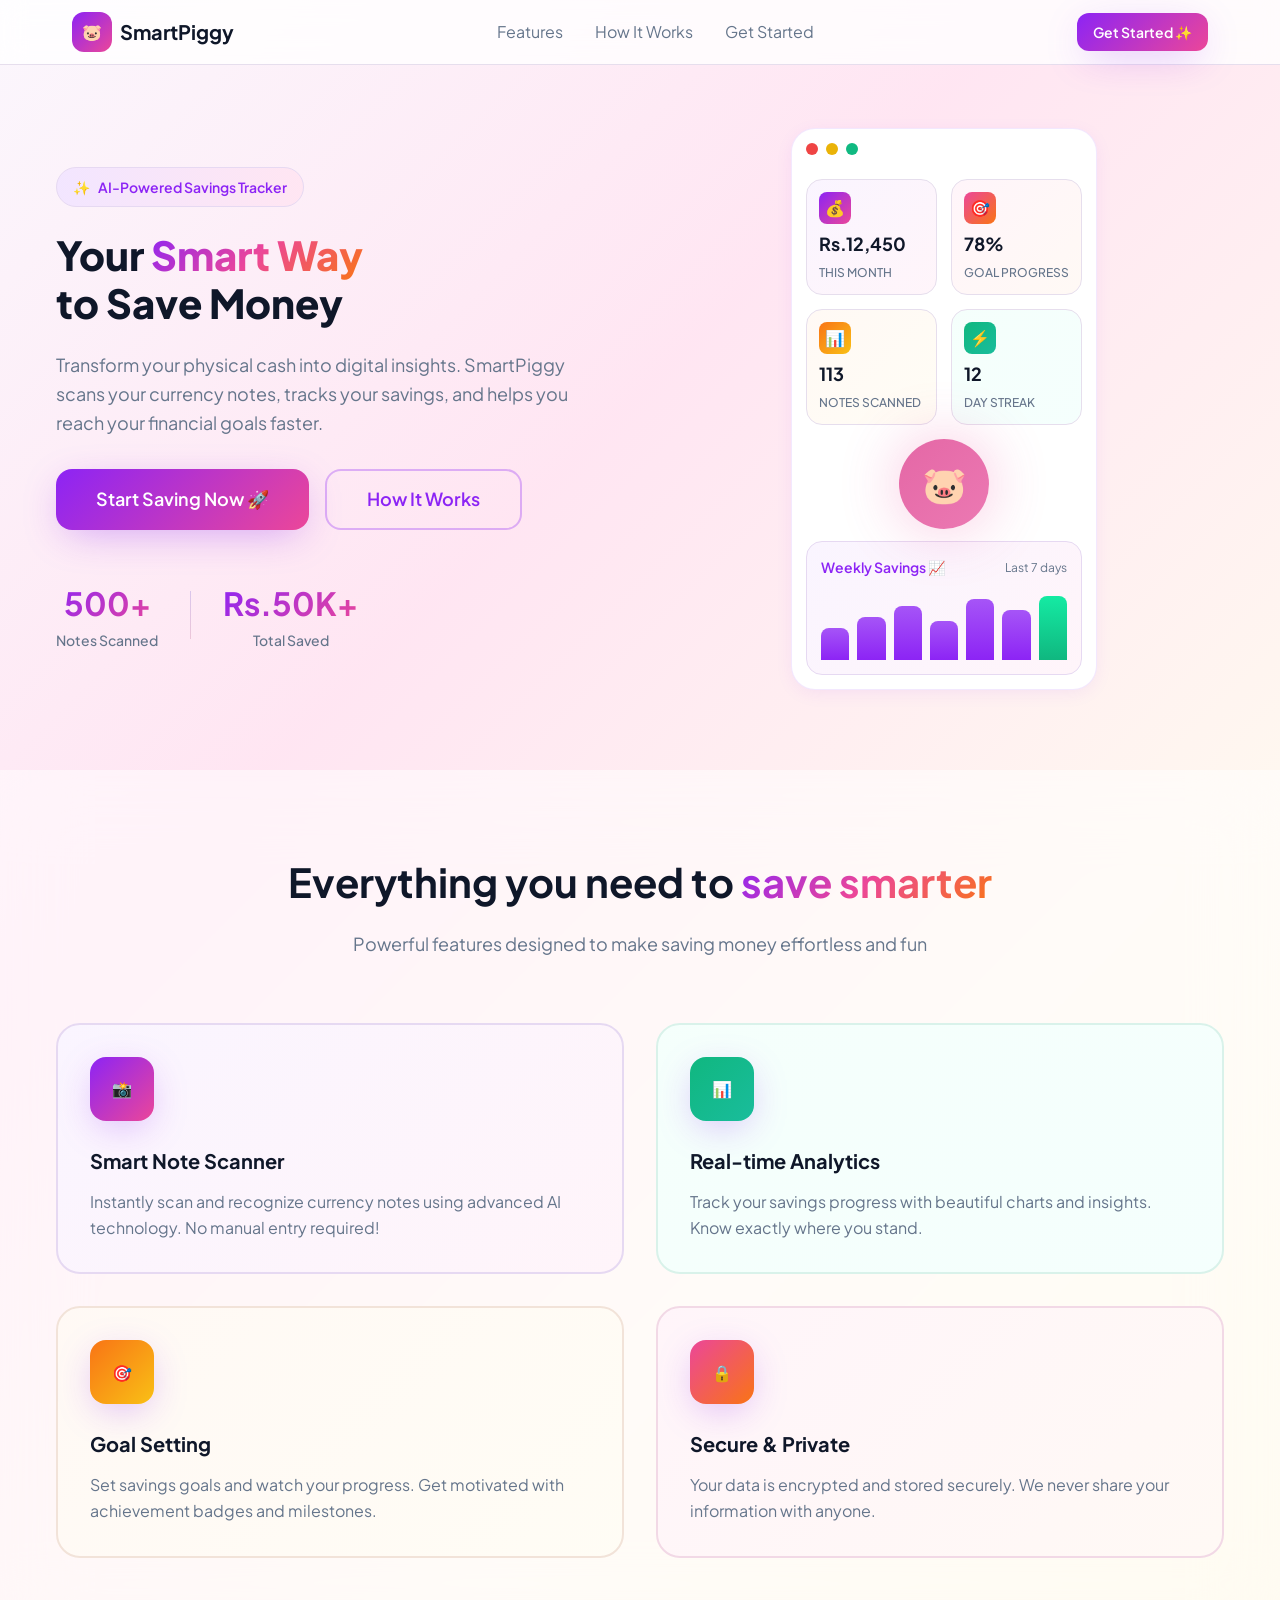
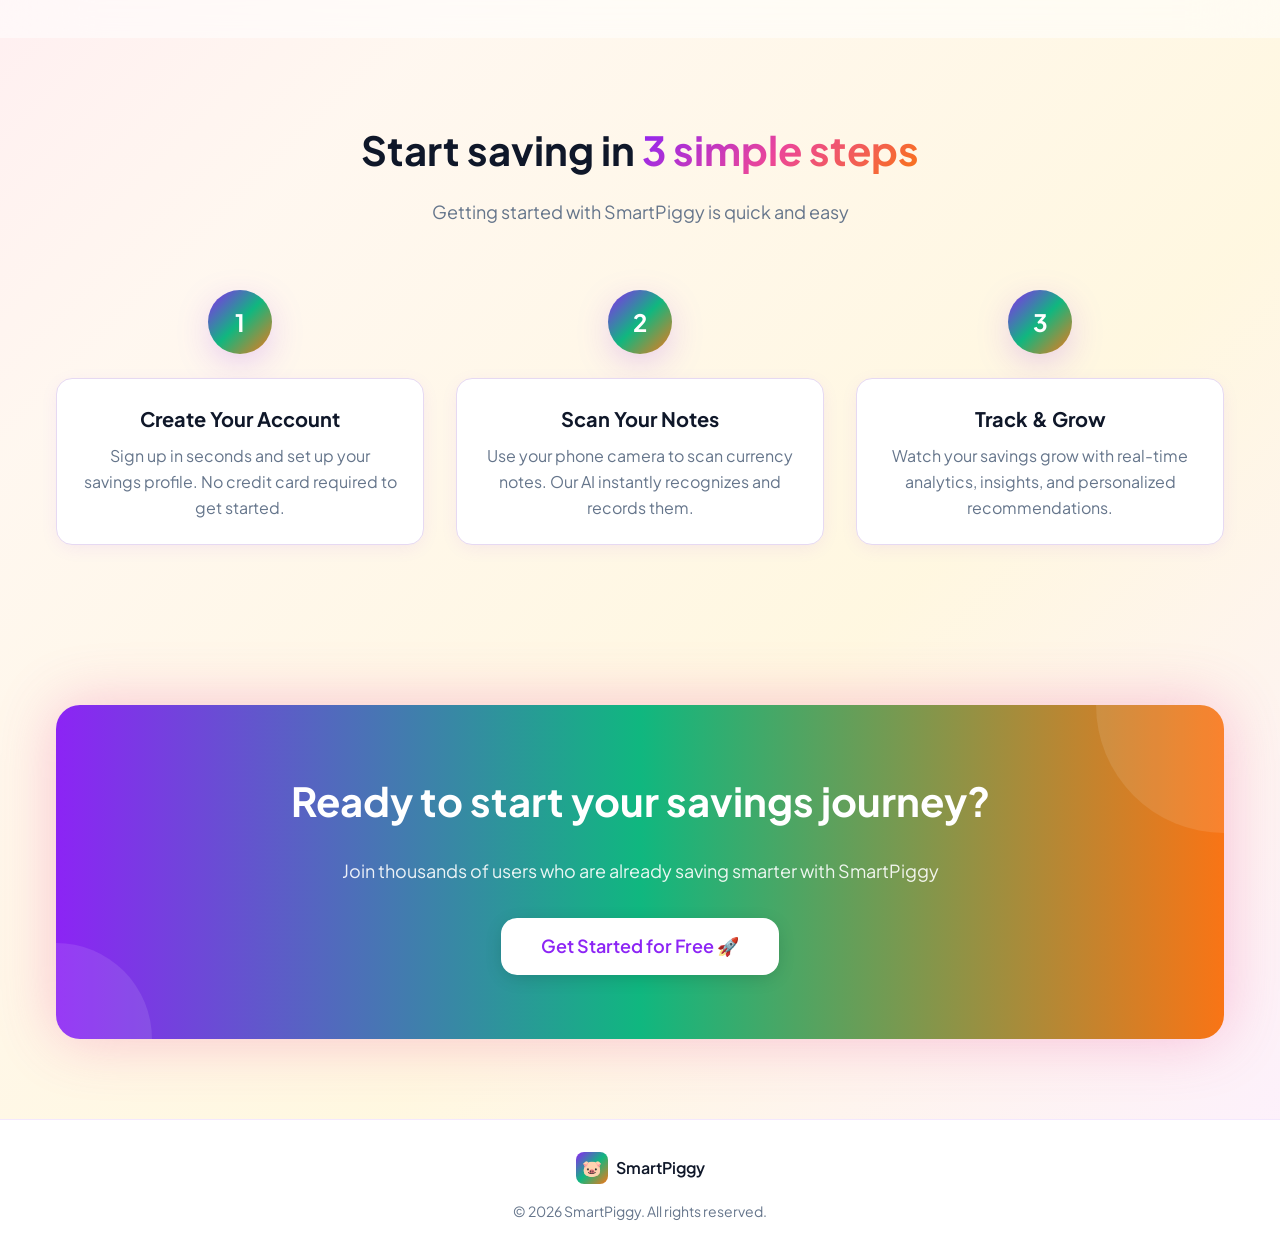
<file: index.html>
<!DOCTYPE html>
<html lang="en">
<head>
    <meta charset="UTF-8">
    <meta name="viewport" content="width=device-width, initial-scale=1.0">
    <title>SmartPiggy - Smart Savings Made Simple</title>
    <link href="https://fonts.googleapis.com/css2?family=Plus+Jakarta+Sans:wght@400;500;600;700;800&display=swap" rel="stylesheet">
    <link rel="stylesheet" href="styles.css">
</head>
<body>
    <!-- Landing Page -->
    <header>
        <div class="container">
            <div class="header-content">
                <a href="index.html" class="logo">
                    <div class="logo-icon">🐷</div>
                    <span class="logo-text">SmartPiggy</span>
                </a>
                <nav>
                    <a href="#features">Features</a>
                    <a href="#how-it-works">How It Works</a>
                    <a href="#get-started">Get Started</a>
                </nav>
                <a href="login.html" class="btn btn-primary">Get Started ✨</a>
            </div>
        </div>
    </header>

    <main>
        <!-- Hero Section -->
        <section class="hero">
            <div class="container">
                <div class="hero-grid">
                    <div>
                        <div class="hero-badge">
                            <span>✨</span>
                            <span>AI-Powered Savings Tracker</span>
                        </div>
                        <h1>
                            Your <span class="gradient-text">Smart Way</span><br>
                            to Save Money
                        </h1>
                        <p>Transform your physical cash into digital insights. SmartPiggy scans your currency notes, tracks your savings, and helps you reach your financial goals faster.</p>
                        <div class="hero-buttons">
                            <a href="login.html" class="btn btn-primary btn-xl">Start Saving Now 🚀</a>
                            <a href="#how-it-works" class="btn btn-outline btn-xl">How It Works</a>
                        </div>
                        <div class="hero-stats">
                            <div class="stat-item">
                                <div class="stat-value">500+</div>
                                <div class="stat-label">Notes Scanned</div>
                            </div>
                            <div class="stat-divider"></div>
                            <div class="stat-item">
                                <div class="stat-value">Rs.50K+</div>
                                <div class="stat-label">Total Saved</div>
                            </div>
                        </div>
                    </div>
                    <div class="mockup-card">
                        <div class="browser-dots">
                            <div class="dot dot-red"></div>
                            <div class="dot dot-yellow"></div>
                            <div class="dot dot-green"></div>
                        </div>
                        <div class="stats-grid">
                            <div class="stat-card stat-card-purple">
                                <div class="stat-card-icon" style="background: linear-gradient(135deg, var(--primary), hsl(330, 81%, 60%))">💰</div>
                                <div class="stat-card-value">Rs.12,450</div>
                                <div class="stat-card-label">THIS MONTH</div>
                            </div>
                            <div class="stat-card stat-card-pink">
                                <div class="stat-card-icon" style="background: linear-gradient(135deg, hsl(330, 81%, 60%), var(--accent))">🎯</div>
                                <div class="stat-card-value">78%</div>
                                <div class="stat-card-label">GOAL PROGRESS</div>
                            </div>
                            <div class="stat-card stat-card-orange">
                                <div class="stat-card-icon" style="background: linear-gradient(135deg, var(--accent), hsl(45, 95%, 53%))">📊</div>
                                <div class="stat-card-value">113</div>
                                <div class="stat-card-label">NOTES SCANNED</div>
                            </div>
                            <div class="stat-card stat-card-teal">
                                <div class="stat-card-icon" style="background: linear-gradient(135deg, var(--secondary), hsl(168, 76%, 42%))">⚡</div>
                                <div class="stat-card-value">12</div>
                                <div class="stat-card-label">DAY STREAK</div>
                            </div>
                        </div>
                        <div class="piggy-container">
                            <div class="piggy-circle">🐷</div>
                        </div>
                        <div class="chart-container">
                            <div class="chart-header">
                                <span class="chart-title">Weekly Savings 📈</span>
                                <span style="font-size: 0.75rem; color: var(--muted-foreground);">Last 7 days</span>
                            </div>
                            <div class="chart-bars">
                                <div class="chart-bar" style="height: 45%; background: linear-gradient(to top, var(--primary), hsl(270, 91%, 65%));"></div>
                                <div class="chart-bar" style="height: 60%; background: linear-gradient(to top, var(--primary), hsl(270, 91%, 65%));"></div>
                                <div class="chart-bar" style="height: 75%; background: linear-gradient(to top, var(--primary), hsl(270, 91%, 65%));"></div>
                                <div class="chart-bar" style="height: 55%; background: linear-gradient(to top, var(--primary), hsl(270, 91%, 65%));"></div>
                                <div class="chart-bar" style="height: 85%; background: linear-gradient(to top, var(--primary), hsl(270, 91%, 65%));"></div>
                                <div class="chart-bar" style="height: 70%; background: linear-gradient(to top, var(--primary), hsl(270, 91%, 65%));"></div>
                                <div class="chart-bar" style="height: 90%; background: linear-gradient(to top, var(--secondary), hsl(160, 84%, 50%));"></div>
                            </div>
                        </div>
                    </div>
                </div>
            </div>
        </section>

        <!-- Features Section -->
        <section id="features" class="features">
            <div class="container">
                <div class="section-header">
                    <h2>Everything you need to <span class="gradient-text">save smarter</span></h2>
                    <p>Powerful features designed to make saving money effortless and fun</p>
                </div>
                <div class="features-grid">
                    <div class="feature-card" style="background: linear-gradient(135deg, hsl(270, 100%, 98%), hsl(330, 100%, 98%)); border-color: hsl(270, 50%, 90%);">
                        <div class="feature-icon" style="background: linear-gradient(135deg, var(--primary), hsl(330, 81%, 60%))">📸</div>
                        <h3>Smart Note Scanner</h3>
                        <p>Instantly scan and recognize currency notes using advanced AI technology. No manual entry required!</p>
                    </div>
                    <div class="feature-card" style="background: linear-gradient(135deg, hsl(160, 100%, 98%), hsl(168, 100%, 98%)); border-color: hsl(160, 50%, 90%);">
                        <div class="feature-icon" style="background: linear-gradient(135deg, var(--secondary), hsl(168, 76%, 42%))">📊</div>
                        <h3>Real-time Analytics</h3>
                        <p>Track your savings progress with beautiful charts and insights. Know exactly where you stand.</p>
                    </div>
                    <div class="feature-card" style="background: linear-gradient(135deg, hsl(25, 100%, 98%), hsl(45, 100%, 98%)); border-color: hsl(25, 50%, 90%);">
                        <div class="feature-icon" style="background: linear-gradient(135deg, var(--accent), hsl(45, 95%, 53%))">🎯</div>
                        <h3>Goal Setting</h3>
                        <p>Set savings goals and watch your progress. Get motivated with achievement badges and milestones.</p>
                    </div>
                    <div class="feature-card" style="background: linear-gradient(135deg, hsl(330, 100%, 98%), hsl(25, 100%, 98%)); border-color: hsl(330, 50%, 90%);">
                        <div class="feature-icon" style="background: linear-gradient(135deg, hsl(330, 81%, 60%), var(--accent))">🔒</div>
                        <h3>Secure & Private</h3>
                        <p>Your data is encrypted and stored securely. We never share your information with anyone.</p>
                    </div>
                </div>
            </div>
        </section>

        <!-- How It Works -->
        <section id="how-it-works" class="how-it-works">
            <div class="container">
                <div class="section-header">
                    <h2>Start saving in <span class="gradient-text">3 simple steps</span></h2>
                    <p>Getting started with SmartPiggy is quick and easy</p>
                </div>
                <div class="steps-grid">
                    <div class="step-item">
                        <div class="step-number">1</div>
                        <div class="step-content">
                            <h3>Create Your Account</h3>
                            <p>Sign up in seconds and set up your savings profile. No credit card required to get started.</p>
                        </div>
                    </div>
                    <div class="step-item">
                        <div class="step-number">2</div>
                        <div class="step-content">
                            <h3>Scan Your Notes</h3>
                            <p>Use your phone camera to scan currency notes. Our AI instantly recognizes and records them.</p>
                        </div>
                    </div>
                    <div class="step-item">
                        <div class="step-number">3</div>
                        <div class="step-content">
                            <h3>Track & Grow</h3>
                            <p>Watch your savings grow with real-time analytics, insights, and personalized recommendations.</p>
                        </div>
                    </div>
                </div>
            </div>
        </section>

        <!-- CTA Section -->
        <section id="get-started" class="cta">
            <div class="container">
                <div class="cta-card">
                    <div class="cta-circle-1"></div>
                    <div class="cta-circle-2"></div>
                    <div class="cta-content">
                        <h2>Ready to start your savings journey?</h2>
                        <p>Join thousands of users who are already saving smarter with SmartPiggy</p>
                        <a href="login.html" class="btn btn-white btn-xl">Get Started for Free 🚀</a>
                    </div>
                </div>
            </div>
        </section>
    </main>

    <footer>
        <div class="container">
            <div class="footer-logo">
                <div class="footer-icon">🐷</div>
                <span style="font-weight: 600;">SmartPiggy</span>
            </div>
            <p>© 2026 SmartPiggy. All rights reserved.</p>
        </div>
    </footer>

    <script src="app.js"></script>
</body>
</html>
</file>
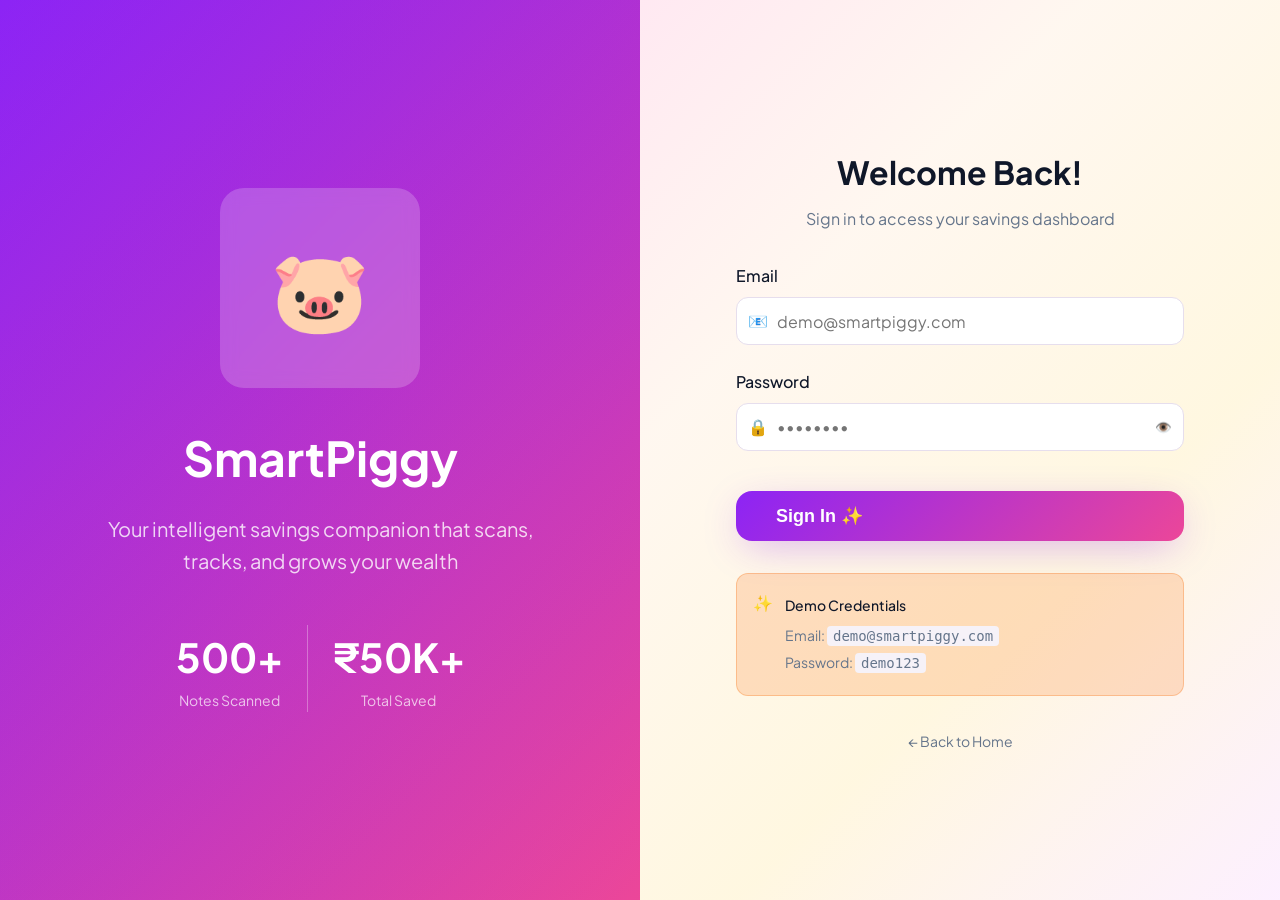
<file: dashboard.html>
<!DOCTYPE html>
<html lang="en">
<head>
    <meta charset="UTF-8">
    <meta name="viewport" content="width=device-width, initial-scale=1.0">
    <title>Dashboard - SmartPiggy</title>
    <link href="https://fonts.googleapis.com/css2?family=Plus+Jakarta+Sans:wght@400;500;600;700;800&display=swap" rel="stylesheet">
    <link rel="stylesheet" href="styles.css">
</head>
<body>
    <header>
        <div class="container">
            <div class="header-content">
                <a href="dashboard.html" class="logo">
                    <div class="logo-icon">🐷</div>
                    <span class="logo-text">SmartPiggy</span>
                </a>
                <nav>
                    <a href="#overview" style="color: var(--foreground);">Dashboard</a>
                    <a href="#notes">Notes</a>
                    <a href="#analytics">Analytics</a>
                </nav>
                <div class="user-menu">
                    <button class="user-button" onclick="toggleUserMenu()">
                        <div class="user-avatar">👤</div>
                        <span id="user-name" style="font-weight: 500;">Demo User</span>
                        <span>▼</span>
                    </button>
                    <div id="user-dropdown" class="dropdown-menu">
                        <div class="dropdown-header">
                            <div class="dropdown-name">Demo User</div>
                            <div class="dropdown-email">demo@smartpiggy.com</div>
                        </div>
                        <div class="dropdown-divider"></div>
                        <button class="dropdown-item">👤 Profile</button>
                        <button class="dropdown-item">⚙️ Settings</button>
                        <div class="dropdown-divider"></div>
                        <button class="dropdown-item danger" onclick="handleLogout()">🚪 Logout</button>
                    </div>
                </div>
            </div>
        </div>
    </header>

    <main class="dashboard-main">
        <div class="container">
            <div class="welcome-section">
                <h1>Welcome back! 👋</h1>
                <p style="color: var(--muted-foreground);">Here's your savings overview for today</p>
            </div>

            <div class="dashboard-stats">
                <div class="dashboard-stat-card animate-slide-up">
                    <div class="dashboard-stat-header">
                        <div class="dashboard-stat-icon" style="background: linear-gradient(135deg, var(--primary), hsl(330, 81%, 60%))">💰</div>
                        <span class="stat-change positive">+23%</span>
                    </div>
                    <h3 class="dashboard-stat-value">Rs.12,450</h3>
                    <p class="dashboard-stat-subtitle">This Month Savings</p>
                </div>
                <div class="dashboard-stat-card animate-slide-up" style="animation-delay: 100ms;">
                    <div class="dashboard-stat-header">
                        <div class="dashboard-stat-icon" style="background: linear-gradient(135deg, var(--secondary), hsl(168, 76%, 42%))">🎯</div>
                    </div>
                    <h3 class="dashboard-stat-value">78%</h3>
                    <p class="dashboard-stat-subtitle">Rs.15,000 target</p>
                </div>
                <div class="dashboard-stat-card animate-slide-up" style="animation-delay: 200ms;">
                    <div class="dashboard-stat-header">
                        <div class="dashboard-stat-icon" style="background: linear-gradient(135deg, hsl(25, 95%, 53%), hsl(45, 100%, 50%))">📅</div>
                    </div>
                    <h3 class="dashboard-stat-value">2 hours ago</h3>
                    <p class="dashboard-stat-subtitle">+Rs.500 added</p>
                </div>
                <div class="dashboard-stat-card animate-slide-up" style="animation-delay: 300ms;">
                    <div class="dashboard-stat-header">
                        <div class="dashboard-stat-icon" style="background: linear-gradient(135deg, hsl(160, 84%, 39%), hsl(168, 76%, 42%))">⚡</div>
                    </div>
                    <h3 class="dashboard-stat-value">12 Days</h3>
                    <p class="dashboard-stat-subtitle">Keep it up!</p>
                </div>
            </div>

            <!-- Side by side layout: notes on left, graph on right -->
            <div class="dashboard-grid-split">
                <!-- Notes information card on the left -->
                <div class="dashboard-card notes-info-card">
                    <div class="card-header">
                        <div class="card-icon">💵</div>
                        <div>
                            <div class="card-title">Note Breakdown</div>
                            <div class="card-subtitle">113 notes total</div>
                        </div>
                    </div>
                    <div class="notes-grid">
                        <div class="note-card" style="border-left: 4px solid hsl(200, 100%, 50%);">
                            <div class="note-card-header">
                                <span style="font-size: 1.125rem; font-weight: 700; color: var(--foreground);">Rs.10</span>
                            </div>
                            <span style="font-size: 0.875rem; color: var(--muted-foreground);">15 notes</span>
                        </div>
                        <div class="note-card" style="border-left: 4px solid hsl(180, 100%, 50%);">
                            <div class="note-card-header">
                                <span style="font-size: 1.125rem; font-weight: 700; color: var(--foreground);">Rs.20</span>
                            </div>
                            <span style="font-size: 0.875rem; color: var(--muted-foreground);">30 notes</span>
                        </div>
                        <div class="note-card" style="border-left: 4px solid hsl(160, 100%, 40%);">
                            <div class="note-card-header">
                                <span style="font-size: 1.125rem; font-weight: 700; color: var(--foreground);">Rs.50</span>
                            </div>
                            <span style="font-size: 0.875rem; color: var(--muted-foreground);">18 notes</span>
                        </div>
                        <div class="note-card" style="border-left: 4px solid hsl(45, 100%, 50%);">
                            <div class="note-card-header">
                                <span style="font-size: 1.125rem; font-weight: 700; color: var(--foreground);">Rs.100</span>
                            </div>
                            <span style="font-size: 0.875rem; color: var(--muted-foreground);">25 notes</span>
                        </div>
                        <div class="note-card" style="border-left: 4px solid hsl(25, 100%, 50%);">
                            <div class="note-card-header">
                                <span style="font-size: 1.125rem; font-weight: 700; color: var(--foreground);">Rs.200</span>
                            </div>
                            <span style="font-size: 0.875rem; color: var(--muted-foreground);">8 notes</span>
                        </div>
                        <div class="note-card" style="border-left: 4px solid hsl(330, 100%, 60%);">
                            <div class="note-card-header">
                                <span style="font-size: 1.125rem; font-weight: 700; color: var(--foreground);">Rs.500</span>
                            </div>
                            <span style="font-size: 0.875rem; color: var(--muted-foreground);">12 notes</span>
                        </div>
                        <div class="note-card" style="border-left: 4px solid hsl(270, 100%, 60%);">
                            <div class="note-card-header">
                                <span style="font-size: 1.125rem; font-weight: 700; color: var(--foreground);">Rs.1000</span>
                            </div>
                            <span style="font-size: 0.875rem; color: var(--muted-foreground);">5 notes</span>
                        </div>
                    </div>
                    <div class="total-value-compact">
                        <span style="font-size: 0.875rem; color: var(--muted-foreground);">Total Value</span>
                        <span style="font-size: 1.5rem; font-weight: 700; color: var(--primary);">Rs.16,750</span>
                    </div>
                </div>

                <!-- Graph card on the right -->
                <div class="dashboard-card graph-card">
                    <div class="card-header" style="justify-content: space-between;">
                        <div style="display: flex; align-items: center; gap: 0.75rem;">
                            <div class="card-icon" style="background: linear-gradient(135deg, var(--secondary), hsl(168, 76%, 42%))">📊</div>
                            <div>
                                <div class="card-title">Note Breakdown</div>
                                <div class="card-subtitle" id="graph-subtitle">Savings by Note Type</div>
                            </div>
                        </div>
                        <!-- Savings/Expenses toggle -->
                        <div class="graph-toggle-enhanced">
                            <button class="toggle-btn-enhanced active" id="btn-savings" onclick="switchGraph('savings')">
                                <span class="toggle-icon">📈</span>
                                <span class="toggle-text">Savings</span>
                            </button>
                            <button class="toggle-btn-enhanced" id="btn-expenses" onclick="switchGraph('expenses')">
                                <span class="toggle-icon">📉</span>
                                <span class="toggle-text">Expenses</span>
                            </button>
                        </div>
                    </div>
                    
                    <!-- Savings view -->
                    <div id="savings-view">
                        <div class="financial-summary">
                            <div class="financial-summary-card savings">
                                <div style="display: flex; align-items: center; gap: 0.5rem; margin-bottom: 0.5rem;">
                                    <span>📈</span>
                                    <span style="font-size: 0.875rem; color: var(--muted-foreground); font-weight: 500;" id="savings-month-label">July Savings</span>
                                </div>
                                <div style="font-size: 1.75rem; font-weight: 700; color: var(--secondary);" id="savings-total">Rs.27,050</div>
                                <div style="font-size: 0.75rem; color: var(--secondary); margin-top: 0.25rem;" id="savings-note-count">113 notes</div>
                            </div>
                            <div class="financial-summary-card" style="background: hsla(160, 84%, 39%, 0.05); border-color: hsla(160, 84%, 39%, 0.15);">
                                <div style="display: flex; align-items: center; gap: 0.5rem; margin-bottom: 0.5rem;">
                                    <span>💵</span>
                                    <span style="font-size: 0.875rem; color: var(--muted-foreground); font-weight: 500;">Highest Note</span>
                                </div>
                                <div style="font-size: 1.75rem; font-weight: 700; color: var(--secondary);" id="savings-highest">Rs.1000</div>
                                <div style="font-size: 0.75rem; color: var(--muted-foreground); margin-top: 0.25rem;" id="savings-highest-count">5 notes</div>
                            </div>
                        </div>

                        <div class="chart-wrapper">
                            <div class="chart-title-row">
                                <span style="font-size: 0.875rem; font-weight: 600; color: var(--foreground);">Amount by Note Type</span>
                            </div>
                            
                            <div class="chart-with-axis">
                                <div class="y-axis-scale">
                                    <div class="y-axis-label">Rs.12k</div>
                                    <div class="y-axis-label">Rs.10k</div>
                                    <div class="y-axis-label">Rs.8k</div>
                                    <div class="y-axis-label">Rs.6k</div>
                                    <div class="y-axis-label">Rs.4k</div>
                                    <div class="y-axis-label">Rs.2k</div>
                                    <div class="y-axis-label">Rs.0</div>
                                </div>
                                <div class="single-bar-chart-enhanced" id="savings-note-chart">
                                    <div class="bar-group-enhanced">
                                        <div class="single-bar-enhanced" data-value="Rs.450 (45 notes)" style="height: 5%; background: linear-gradient(135deg, hsl(200, 100%, 50%), hsl(200, 100%, 50%)dd); box-shadow: 0 4px 12px -4px hsl(200, 100%, 50%)80;"></div>
                                        <div class="bar-label-enhanced">Rs.10</div>
                                    </div>
                                    <div class="bar-group-enhanced">
                                        <div class="single-bar-enhanced" data-value="Rs.600 (30 notes)" style="height: 5%; background: linear-gradient(135deg, hsl(180, 100%, 50%), hsl(180, 100%, 50%)dd); box-shadow: 0 4px 12px -4px hsl(180, 100%, 50%)80;"></div>
                                        <div class="bar-label-enhanced">Rs.20</div>
                                    </div>
                                    <div class="bar-group-enhanced">
                                        <div class="single-bar-enhanced" data-value="Rs.900 (18 notes)" style="height: 7.5%; background: linear-gradient(135deg, hsl(160, 100%, 40%), hsl(160, 100%, 40%)dd); box-shadow: 0 4px 12px -4px hsl(160, 100%, 40%)80;"></div>
                                        <div class="bar-label-enhanced">Rs.50</div>
                                    </div>
                                    <div class="bar-group-enhanced">
                                        <div class="single-bar-enhanced" data-value="Rs.2.5k (25 notes)" style="height: 20%; background: linear-gradient(135deg, hsl(45, 100%, 50%), hsl(45, 100%, 50%)dd); box-shadow: 0 4px 12px -4px hsl(45, 100%, 50%)80;"></div>
                                        <div class="bar-label-enhanced">Rs.100</div>
                                    </div>
                                    <div class="bar-group-enhanced">
                                        <div class="single-bar-enhanced" data-value="Rs.1.6k (8 notes)" style="height: 13%; background: linear-gradient(135deg, hsl(25, 100%, 50%), hsl(25, 100%, 50%)dd); box-shadow: 0 4px 12px -4px hsl(25, 100%, 50%)80;"></div>
                                        <div class="bar-label-enhanced">Rs.200</div>
                                    </div>
                                    <div class="bar-group-enhanced">
                                        <div class="single-bar-enhanced" data-value="Rs.6k (12 notes)" style="height: 50%; background: linear-gradient(135deg, hsl(330, 100%, 60%), hsl(330, 100%, 60%)dd); box-shadow: 0 4px 12px -4px hsl(330, 100%, 60%)80;"></div>
                                        <div class="bar-label-enhanced">Rs.500</div>
                                    </div>
                                    <div class="bar-group-enhanced">
                                        <div class="single-bar-enhanced" data-value="Rs.5k (5 notes)" style="height: 42%; background: linear-gradient(135deg, hsl(270, 100%, 60%), hsl(270, 100%, 60%)dd); box-shadow: 0 4px 12px -4px hsl(270, 100%, 60%)80;"></div>
                                        <div class="bar-label-enhanced">Rs.1000</div>
                                    </div>
                                </div>
                            </div>
                            
                            <!-- Color legend -->
                            <div class="color-legend">
                                <div class="legend-item">
                                    <div class="legend-color" style="background: hsl(200, 100%, 50%);"></div>
                                    <span>Rs.10</span>
                                </div>
                                <div class="legend-item">
                                    <div class="legend-color" style="background: hsl(180, 100%, 50%);"></div>
                                    <span>Rs.20</span>
                                </div>
                                <div class="legend-item">
                                    <div class="legend-color" style="background: hsl(160, 100%, 40%);"></div>
                                    <span>Rs.50</span>
                                </div>
                                <div class="legend-item">
                                    <div class="legend-color" style="background: hsl(45, 100%, 50%);"></div>
                                    <span>Rs.100</span>
                                </div>
                                <div class="legend-item">
                                    <div class="legend-color" style="background: hsl(25, 100%, 50%);"></div>
                                    <span>Rs.200</span>
                                </div>
                                <div class="legend-item">
                                    <div class="legend-color" style="background: hsl(330, 100%, 60%);"></div>
                                    <span>Rs.500</span>
                                </div>
                                <div class="legend-item">
                                    <div class="legend-color" style="background: hsl(270, 100%, 60%);"></div>
                                    <span>Rs.1000</span>
                                </div>
                            </div>
                        </div>

                        <!-- Month selector -->
                        <div class="month-selector-enhanced">
                            <button class="month-btn-enhanced" onclick="selectMonth('savings', 0)">Jan</button>
                            <button class="month-btn-enhanced" onclick="selectMonth('savings', 1)">Feb</button>
                            <button class="month-btn-enhanced" onclick="selectMonth('savings', 2)">Mar</button>
                            <button class="month-btn-enhanced" onclick="selectMonth('savings', 3)">Apr</button>
                            <button class="month-btn-enhanced" onclick="selectMonth('savings', 4)">May</button>
                            <button class="month-btn-enhanced" onclick="selectMonth('savings', 5)">Jun</button>
                            <button class="month-btn-enhanced active" onclick="selectMonth('savings', 6)">Jul</button>
                            <button class="month-btn-enhanced" onclick="selectMonth('savings', 7)">Aug</button>
                            <button class="month-btn-enhanced" onclick="selectMonth('savings', 8)">Sep</button>
                            <button class="month-btn-enhanced" onclick="selectMonth('savings', 9)">Oct</button>
                            <button class="month-btn-enhanced" onclick="selectMonth('savings', 10)">Nov</button>
                            <button class="month-btn-enhanced" onclick="selectMonth('savings', 11)">Dec</button>
                        </div>
                    </div>

                    <!-- Expenses view -->
                    <div id="expenses-view" class="hidden">
                        <div class="financial-summary">
                            <div class="financial-summary-card expenses">
                                <div style="display: flex; align-items: center; gap: 0.5rem; margin-bottom: 0.5rem;">
                                    <span>📉</span>
                                    <span style="font-size: 0.875rem; color: var(--muted-foreground); font-weight: 500;" id="expenses-month-label">July Expenses</span>
                                </div>
                                <div style="font-size: 1.75rem; font-weight: 700; color: var(--destructive);" id="expenses-total">Rs.10,100</div>
                                <div style="font-size: 0.75rem; color: var(--destructive); margin-top: 0.25rem;" id="expenses-note-count">64 notes</div>
                            </div>
                            <div class="financial-summary-card" style="background: hsla(0, 72%, 51%, 0.05); border-color: hsla(0, 72%, 51%, 0.15);">
                                <div style="display: flex; align-items: center; gap: 0.5rem; margin-bottom: 0.5rem;">
                                    <span>💵</span>
                                    <span style="font-size: 0.875rem; color: var(--muted-foreground); font-weight: 500;">Highest Note</span>
                                </div>
                                <div style="font-size: 1.75rem; font-weight: 700; color: var(--destructive);" id="expenses-highest">Rs.500</div>
                                <div style="font-size: 0.75rem; color: var(--muted-foreground); margin-top: 0.25rem;" id="expenses-highest-count">8 notes</div>
                            </div>
                        </div>

                        <div class="chart-wrapper">
                            <div class="chart-title-row">
                                <span style="font-size: 0.875rem; font-weight: 600; color: var(--foreground);">Amount by Note Type</span>
                            </div>
                            
                            <div class="chart-with-axis">
                                <div class="y-axis-scale">
                                    <div class="y-axis-label">Rs.8k</div>
                                    <div class="y-axis-label">Rs.7k</div>
                                    <div class="y-axis-label">Rs.6k</div>
                                    <div class="y-axis-label">Rs.5k</div>
                                    <div class="y-axis-label">Rs.4k</div>
                                    <div class="y-axis-label">Rs.2k</div>
                                    <div class="y-axis-label">Rs.0</div>
                                </div>
                                <div class="single-bar-chart-enhanced" id="expenses-note-chart">
                                    <div class="bar-group-enhanced">
                                        <div class="single-bar-enhanced" data-value="Rs.80 (8 notes)" style="height: 5%; background: linear-gradient(135deg, hsl(200, 100%, 50%), hsl(200, 100%, 50%)dd); box-shadow: 0 4px 12px -4px hsl(200, 100%, 50%)80;"></div>
                                        <div class="bar-label-enhanced">Rs.10</div>
                                    </div>
                                    <div class="bar-group-enhanced">
                                        <div class="single-bar-enhanced" data-value="Rs.320 (16 notes)" style="height: 5%; background: linear-gradient(135deg, hsl(180, 100%, 50%), hsl(180, 100%, 50%)dd); box-shadow: 0 4px 12px -4px hsl(180, 100%, 50%)80;"></div>
                                        <div class="bar-label-enhanced">Rs.20</div>
                                    </div>
                                    <div class="bar-group-enhanced">
                                        <div class="single-bar-enhanced" data-value="Rs.500 (10 notes)" style="height: 6%; background: linear-gradient(135deg, hsl(160, 100%, 40%), hsl(160, 100%, 40%)dd); box-shadow: 0 4px 12px -4px hsl(160, 100%, 40%)80;"></div>
                                        <div class="bar-label-enhanced">Rs.50</div>
                                    </div>
                                    <div class="bar-group-enhanced">
                                        <div class="single-bar-enhanced" data-value="Rs.1.5k (15 notes)" style="height: 19%; background: linear-gradient(135deg, hsl(45, 100%, 50%), hsl(45, 100%, 50%)dd); box-shadow: 0 4px 12px -4px hsl(45, 100%, 50%)80;"></div>
                                        <div class="bar-label-enhanced">Rs.100</div>
                                    </div>
                                    <div class="bar-group-enhanced">
                                        <div class="single-bar-enhanced" data-value="Rs.800 (4 notes)" style="height: 10%; background: linear-gradient(135deg, hsl(25, 100%, 50%), hsl(25, 100%, 50%)dd); box-shadow: 0 4px 12px -4px hsl(25, 100%, 50%)80;"></div>
                                        <div class="bar-label-enhanced">Rs.200</div>
                                    </div>
                                    <div class="bar-group-enhanced">
                                        <div class="single-bar-enhanced" data-value="Rs.4k (8 notes)" style="height: 50%; background: linear-gradient(135deg, hsl(330, 100%, 60%), hsl(330, 100%, 60%)dd); box-shadow: 0 4px 12px -4px hsl(330, 100%, 60%)80;"></div>
                                        <div class="bar-label-enhanced">Rs.500</div>
                                    </div>
                                    <div class="bar-group-enhanced">
                                        <div class="single-bar-enhanced" data-value="Rs.3k (3 notes)" style="height: 37%; background: linear-gradient(135deg, hsl(270, 100%, 60%), hsl(270, 100%, 60%)dd); box-shadow: 0 4px 12px -4px hsl(270, 100%, 60%)80;"></div>
                                        <div class="bar-label-enhanced">Rs.1000</div>
                                    </div>
                                </div>
                            </div>
                            
                            <!-- Color legend -->
                            <div class="color-legend">
                                <div class="legend-item">
                                    <div class="legend-color" style="background: hsl(200, 100%, 50%);"></div>
                                    <span>Rs.10</span>
                                </div>
                                <div class="legend-item">
                                    <div class="legend-color" style="background: hsl(180, 100%, 50%);"></div>
                                    <span>Rs.20</span>
                                </div>
                                <div class="legend-item">
                                    <div class="legend-color" style="background: hsl(160, 100%, 40%);"></div>
                                    <span>Rs.50</span>
                                </div>
                                <div class="legend-item">
                                    <div class="legend-color" style="background: hsl(45, 100%, 50%);"></div>
                                    <span>Rs.100</span>
                                </div>
                                <div class="legend-item">
                                    <div class="legend-color" style="background: hsl(25, 100%, 50%);"></div>
                                    <span>Rs.200</span>
                                </div>
                                <div class="legend-item">
                                    <div class="legend-color" style="background: hsl(330, 100%, 60%);"></div>
                                    <span>Rs.500</span>
                                </div>
                                <div class="legend-item">
                                    <div class="legend-color" style="background: hsl(270, 100%, 60%);"></div>
                                    <span>Rs.1000</span>
                                </div>
                            </div>
                        </div>

                        <!-- Month selector for expenses -->
                        <div class="month-selector-enhanced">
                            <button class="month-btn-enhanced" onclick="selectMonth('expenses', 0)">Jan</button>
                            <button class="month-btn-enhanced" onclick="selectMonth('expenses', 1)">Feb</button>
                            <button class="month-btn-enhanced" onclick="selectMonth('expenses', 2)">Mar</button>
                            <button class="month-btn-enhanced" onclick="selectMonth('expenses', 3)">Apr</button>
                            <button class="month-btn-enhanced" onclick="selectMonth('expenses', 4)">May</button>
                            <button class="month-btn-enhanced" onclick="selectMonth('expenses', 5)">Jun</button>
                            <button class="month-btn-enhanced active" onclick="selectMonth('expenses', 6)">Jul</button>
                            <button class="month-btn-enhanced" onclick="selectMonth('expenses', 7)">Aug</button>
                            <button class="month-btn-enhanced" onclick="selectMonth('expenses', 8)">Sep</button>
                            <button class="month-btn-enhanced" onclick="selectMonth('expenses', 9)">Oct</button>
                            <button class="month-btn-enhanced" onclick="selectMonth('expenses', 10)">Nov</button>
                            <button class="month-btn-enhanced" onclick="selectMonth('expenses', 11)">Dec</button>
                        </div>
                    </div>
                </div>
            </div>
        </div>
    </main>

    <script src="app.js"></script>
</body>
</html>
</file>
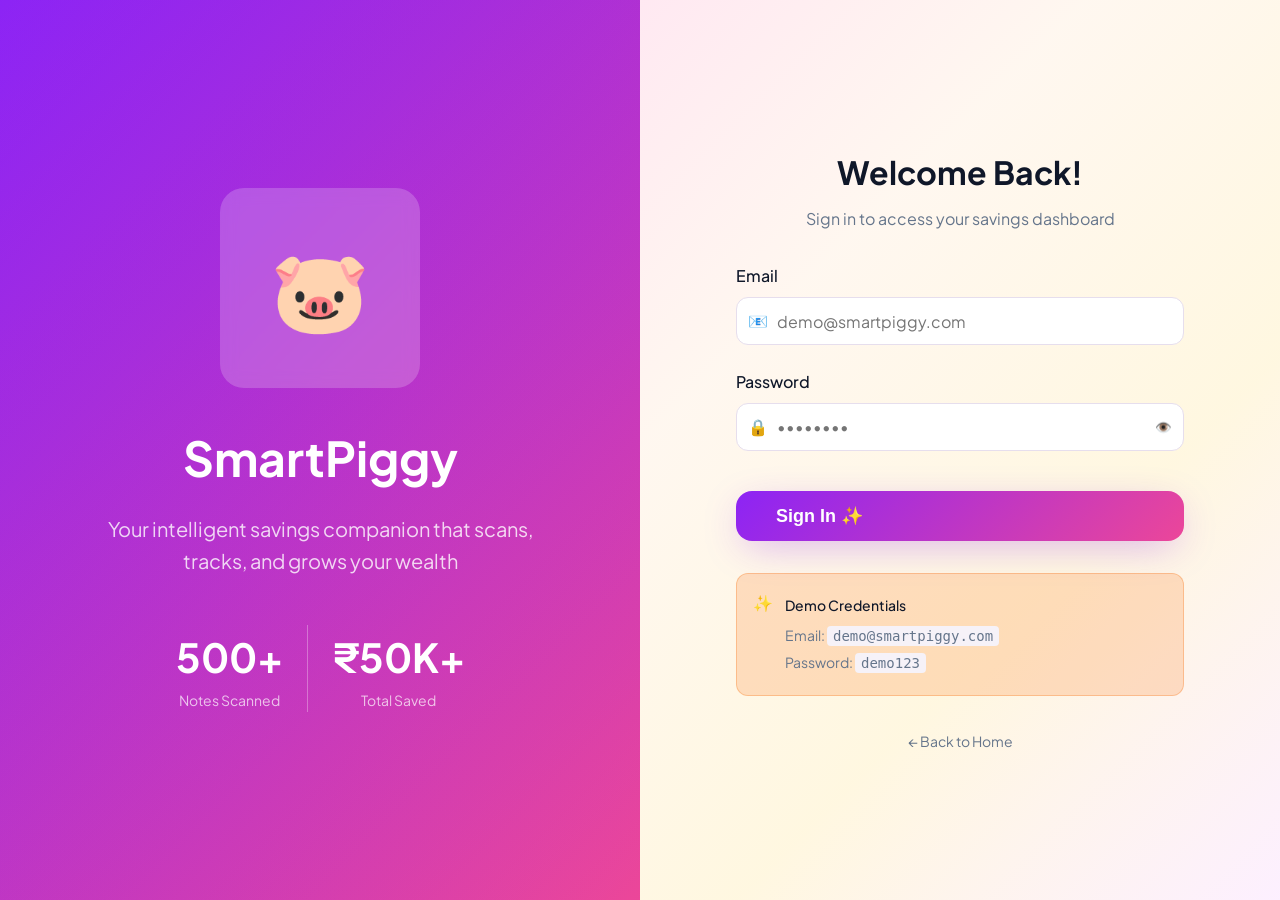
<file: login.html>
<!DOCTYPE html>
<html lang="en">
<head>
    <meta charset="UTF-8">
    <meta name="viewport" content="width=device-width, initial-scale=1.0">
    <title>Login - SmartPiggy</title>
    <link href="https://fonts.googleapis.com/css2?family=Plus+Jakarta+Sans:wght@400;500;600;700;800&display=swap" rel="stylesheet">
    <link rel="stylesheet" href="styles.css">
</head>
<body>
    <div class="login-container">
        <div class="login-left">
            <div class="login-decorative">
                <div class="login-pig">🐷</div>
                <h1 style="font-size: 3rem; font-weight: 700; margin-bottom: 1rem;">SmartPiggy</h1>
                <p style="font-size: 1.25rem; text-align: center; max-width: 28rem; opacity: 0.8;">Your intelligent savings companion that scans, tracks, and grows your wealth</p>
                <div style="margin-top: 3rem; display: flex; gap: 1.5rem;">
                    <div style="text-align: center;">
                        <div style="font-size: 2.5rem; font-weight: 700;">500+</div>
                        <div style="font-size: 0.875rem; opacity: 0.7;">Notes Scanned</div>
                    </div>
                    <div style="width: 1px; background: rgba(255,255,255,0.3);"></div>
                    <div style="text-align: center;">
                        <div style="font-size: 2.5rem; font-weight: 700;">₹50K+</div>
                        <div style="font-size: 0.875rem; opacity: 0.7;">Total Saved</div>
                    </div>
                </div>
            </div>
        </div>
        <div class="login-right">
            <div class="login-form-container">
                <div class="login-header">
                    <h2>Welcome Back!</h2>
                    <p style="color: var(--muted-foreground);">Sign in to access your savings dashboard</p>
                </div>
                <form onsubmit="handleLogin(event)">
                    <div class="form-group">
                        <label class="form-label">Email</label>
                        <div class="form-input-wrapper">
                            <span class="input-icon">📧</span>
                            <input type="email" class="form-input" id="login-email" placeholder="demo@smartpiggy.com" required>
                        </div>
                    </div>
                    <div class="form-group">
                        <label class="form-label">Password</label>
                        <div class="form-input-wrapper">
                            <span class="input-icon">🔒</span>
                            <input type="password" class="form-input" id="login-password" placeholder="••••••••" required>
                            <button type="button" class="toggle-password" onclick="togglePassword()">👁️</button>
                        </div>
                    </div>
                    <!-- Message display -->
                    <div id="login-message" class="message"></div>
                    <button type="submit" class="btn btn-primary btn-xl" style="width: 100%; margin-top: 1rem;">
                        <span id="login-btn-text">Sign In ✨</span>
                    </button>
                </form>
                <div class="demo-credentials">
                    <div class="demo-credentials-header">
                        <span>✨</span>
                        <div>
                            <p style="font-weight: 500; margin-bottom: 0.5rem;">Demo Credentials</p>
                            <p style="color: var(--muted-foreground);">Email: <code>demo@smartpiggy.com</code></p>
                            <p style="color: var(--muted-foreground);">Password: <code>demo123</code></p>
                        </div>
                    </div>
                </div>
                <div style="text-align: center; margin-top: 2rem;">
                    <a href="index.html" style="color: var(--muted-foreground); text-decoration: none; font-size: 0.875rem;">← Back to Home</a>
                </div>
            </div>
        </div>
    </div>

    <script src="app.js"></script>
</body>
</html>
</file>
<file: styles.css>
* {
  margin: 0;
  padding: 0;
  box-sizing: border-box;
}

:root {
  --primary: hsl(270, 91%, 55%);
  --secondary: hsl(160, 84%, 39%);
  --accent: hsl(25, 95%, 53%);
  --background: hsl(280, 60%, 98%);
  --foreground: hsl(222, 47%, 11%);
  --card: hsl(0, 0%, 100%);
  --muted: hsl(280, 30%, 96%);
  --muted-foreground: hsl(215, 16%, 47%);
  --border: hsl(270, 30%, 90%);
  --destructive: hsl(0, 84%, 60%);
}

body {
  font-family: "Plus Jakarta Sans", sans-serif;
  background: linear-gradient(
    135deg,
    hsl(280, 60%, 98%) 0%,
    hsl(330, 100%, 95%) 25%,
    hsl(30, 100%, 97%) 50%,
    hsl(45, 100%, 94%) 75%,
    hsl(290, 100%, 97%) 100%
  );
  color: var(--foreground);
  line-height: 1.6;
  overflow-x: hidden;
}

.container {
  max-width: 1200px;
  margin: 0 auto;
  padding: 0 1rem;
}

/* Hide class utility */
.hidden {
  display: none !important;
}

/* Header Styles */
header {
  position: fixed;
  top: 0;
  left: 0;
  right: 0;
  z-index: 1000;
  background: rgba(255, 255, 255, 0.8);
  backdrop-filter: blur(12px);
  border-bottom: 1px solid var(--border);
}

.header-content {
  display: flex;
  align-items: center;
  justify-content: space-between;
  height: 64px;
  padding: 0 1rem;
}

.logo {
  display: flex;
  align-items: center;
  gap: 0.5rem;
  text-decoration: none;
  color: var(--foreground);
}

.logo-icon {
  width: 40px;
  height: 40px;
  border-radius: 12px;
  background: linear-gradient(135deg, var(--primary), hsl(330, 81%, 60%));
  display: flex;
  align-items: center;
  justify-content: center;
  color: white;
}

.logo-text {
  font-weight: 700;
  font-size: 1.25rem;
}

nav {
  display: none;
  gap: 2rem;
}

nav a {
  color: var(--muted-foreground);
  text-decoration: none;
  transition: color 0.3s;
}

nav a:hover {
  color: var(--foreground);
}

.btn {
  padding: 0.5rem 1rem;
  border-radius: 12px;
  font-weight: 600;
  font-size: 0.875rem;
  border: none;
  cursor: pointer;
  display: inline-flex;
  align-items: center;
  gap: 0.5rem;
  transition: all 0.3s;
  text-decoration: none;
}

.btn-primary {
  background: linear-gradient(135deg, var(--primary), hsl(330, 81%, 60%));
  color: white;
  box-shadow: 0 10px 40px -10px hsla(270, 91%, 55%, 0.4);
}

.btn-primary:hover {
  transform: translateY(-2px);
  box-shadow: 0 15px 50px -10px hsla(270, 91%, 55%, 0.5);
}

.btn-xl {
  padding: 0.875rem 2.5rem;
  font-size: 1.125rem;
  border-radius: 16px;
}

.btn-outline {
  background: transparent;
  border: 2px solid hsla(270, 91%, 55%, 0.3);
  color: var(--primary);
}

.btn-outline:hover {
  background: hsla(270, 91%, 55%, 0.05);
  border-color: hsla(270, 91%, 55%, 0.5);
}

.btn-white {
  background: white;
  color: var(--primary);
  box-shadow: 0 4px 20px -4px rgba(0, 0, 0, 0.2);
}

.btn-white:hover {
  transform: translateY(-2px);
  box-shadow: 0 8px 30px -4px rgba(0, 0, 0, 0.3);
}

/* Hero Section */
.hero {
  padding: 8rem 1rem 5rem;
}

.hero-grid {
  display: grid;
  gap: 3rem;
  align-items: center;
  grid-template-columns: 1fr;
}

@media (min-width: 768px) {
  .hero-grid {
    grid-template-columns: 1fr 1fr;
  }
}

.hero-badge {
  display: inline-flex;
  align-items: center;
  gap: 0.5rem;
  background: linear-gradient(to right, hsl(270, 100%, 95%), hsl(330, 100%, 95%));
  padding: 0.5rem 1rem;
  border-radius: 9999px;
  border: 1px solid hsl(270, 50%, 90%);
  margin-bottom: 1.5rem;
  font-size: 0.875rem;
  font-weight: 600;
  color: var(--primary);
}

.hero h1 {
  font-size: 2.5rem;
  font-weight: 800;
  line-height: 1.2;
  margin-bottom: 1.5rem;
}

.gradient-text {
  background: linear-gradient(135deg, var(--primary), hsl(330, 81%, 60%), var(--accent));
  -webkit-background-clip: text;
  background-clip: text;
  -webkit-text-fill-color: transparent;
}

.hero p {
  font-size: 1.125rem;
  color: var(--muted-foreground);
  margin-bottom: 2rem;
  max-width: 32rem;
}

.hero-buttons {
  display: flex;
  flex-wrap: wrap;
  gap: 1rem;
  margin-bottom: 3rem;
}

.hero-stats {
  display: flex;
  align-items: center;
  gap: 2rem;
}

.stat-divider {
  width: 1px;
  height: 3rem;
  background: linear-gradient(to bottom, hsl(270, 50%, 85%), hsl(330, 50%, 85%));
}

.stat-item {
  text-align: center;
}

.stat-value {
  font-size: 2rem;
  font-weight: 700;
  background: linear-gradient(135deg, var(--primary), hsl(330, 81%, 60%));
  -webkit-background-clip: text;
  background-clip: text;
  -webkit-text-fill-color: transparent;
}

.stat-label {
  font-size: 0.875rem;
  color: var(--muted-foreground);
  font-weight: 500;
}

/* Mockup Card */
.mockup-card {
  background: var(--card);
  border-radius: 24px;
  padding: 0.875rem;
  box-shadow: 0 4px 20px -4px hsla(270, 91%, 55%, 0.1);
  border: 1px solid hsla(270, 91%, 55%, 0.1);
  max-width: 650px;
  margin: 0 auto;
}

.browser-dots {
  display: flex;
  gap: 0.5rem;
  margin-bottom: 1.5rem;
}

.dot {
  width: 12px;
  height: 12px;
  border-radius: 50%;
}

.dot-red {
  background: #ef4444;
}
.dot-yellow {
  background: #eab308;
}
.dot-green {
  background: #10b981;
}

.stats-grid {
  display: grid;
  grid-template-columns: repeat(2, 1fr);
  gap: 0.875rem;
  margin-bottom: 0.875rem;
}

.stat-card {
  padding: 0.75rem;
  border-radius: 16px;
  border: 1px solid var(--border);
}

.stat-card-purple {
  background: linear-gradient(135deg, hsl(270, 100%, 98%), hsl(330, 100%, 98%));
}
.stat-card-pink {
  background: linear-gradient(135deg, hsl(330, 100%, 98%), hsl(25, 100%, 98%));
}
.stat-card-orange {
  background: linear-gradient(135deg, hsl(25, 100%, 98%), hsl(45, 100%, 98%));
}
.stat-card-teal {
  background: linear-gradient(135deg, hsl(160, 100%, 98%), hsl(168, 100%, 98%));
}

.stat-card-icon {
  width: 32px;
  height: 32px;
  border-radius: 8px;
  display: flex;
  align-items: center;
  justify-content: center;
  margin-bottom: 0.375rem;
  color: white;
}

.stat-card-value {
  font-size: 1.125rem;
  font-weight: 700;
  margin-bottom: 0.25rem;
}

.stat-card-label {
  font-size: 0.75rem;
  color: var(--muted-foreground);
  font-weight: 500;
}

.piggy-container {
  display: flex;
  justify-content: center;
  margin: 0.75rem 0;
  align-items: center;
  min-height: 70px;
}

.piggy-circle {
  width: 90px;
  height: 90px;
  border-radius: 50%;
  background: linear-gradient(135deg, hsl(330, 70%, 65%), hsl(330, 75%, 70%));
  display: flex;
  align-items: center;
  justify-content: center;
  box-shadow: 0 0 60px hsla(330, 81%, 60%, 0.3);
  animation: bounce-gentle 3s ease-in-out infinite;
  font-size: 2.25rem;
  flex-shrink: 0;
}

.chart-container {
  background: linear-gradient(135deg, hsl(270, 100%, 98%), hsl(330, 100%, 98%));
  border-radius: 16px;
  padding: 0.875rem;
  border: 1px solid hsl(270, 50%, 90%);
}

.chart-header {
  display: flex;
  align-items: center;
  justify-content: space-between;
  margin-bottom: 0.625rem;
}

.chart-title {
  font-size: 0.875rem;
  font-weight: 600;
  color: var(--primary);
}

.chart-bars {
  display: flex;
  align-items: flex-end;
  justify-content: space-around;
  gap: 0.5rem;
  height: 4.5rem;
}

.chart-bar {
  flex: 1;
  border-radius: 8px 8px 0 0;
  transition: all 0.3s;
}

.chart-bar:hover {
  opacity: 0.8;
  transform: translateY(-4px);
}

/* Features Section */
.features {
  padding: 5rem 1rem;
  background: rgba(255, 255, 255, 0.5);
  backdrop-filter: blur(40px);
}

.section-header {
  text-align: center;
  margin-bottom: 4rem;
}

.section-header h2 {
  font-size: 2.5rem;
  font-weight: 700;
  margin-bottom: 1rem;
}

.section-header p {
  font-size: 1.125rem;
  color: var(--muted-foreground);
  max-width: 42rem;
  margin: 0 auto;
}

.features-grid {
  display: grid;
  gap: 2rem;
  grid-template-columns: repeat(2, 1fr);
}

.feature-card {
  padding: 2rem;
  border-radius: 24px;
  border: 2px solid transparent;
  transition: all 0.3s;
}

.feature-card:hover {
  transform: translateY(-8px);
  box-shadow: 0 20px 40px -10px rgba(0, 0, 0, 0.1);
}

.feature-icon {
  width: 64px;
  height: 64px;
  border-radius: 16px;
  display: flex;
  align-items: center;
  justify-content: center;
  margin-bottom: 1.5rem;
  box-shadow: 0 10px 40px -10px hsla(270, 91%, 55%, 0.4);
  color: white;
}

.feature-card h3 {
  font-size: 1.25rem;
  font-weight: 700;
  margin-bottom: 0.75rem;
}

.feature-card p {
  color: var(--muted-foreground);
}

/* How It Works */
.how-it-works {
  padding: 5rem 1rem;
}

.steps-grid {
  display: grid;
  gap: 2rem;
  grid-template-columns: repeat(3, 1fr);
}

.step-item {
  display: flex;
  gap: 1.5rem;
  flex-direction: column;
  align-items: center;
}

.step-number {
  width: 64px;
  height: 64px;
  border-radius: 50%;
  background: linear-gradient(135deg, var(--primary), var(--secondary), var(--accent));
  display: flex;
  align-items: center;
  justify-content: center;
  flex-shrink: 0;
  font-size: 1.5rem;
  font-weight: 700;
  color: white;
  box-shadow: 0 10px 40px -10px hsla(270, 91%, 55%, 0.4);
}

.step-content {
  flex: 1;
  background: var(--card);
  padding: 1.5rem;
  border-radius: 16px;
  box-shadow: 0 4px 20px -4px hsla(270, 91%, 55%, 0.1);
  border: 1px solid hsl(270, 50%, 90%);
  text-align: center;
}

.step-content h3 {
  font-size: 1.25rem;
  font-weight: 700;
  margin-bottom: 0.5rem;
}

.step-content p {
  color: var(--muted-foreground);
}

/* CTA Section */
.cta {
  padding: 5rem 1rem;
}

.cta-card {
  position: relative;
  background: linear-gradient(to right, var(--primary), var(--secondary), var(--accent));
  border-radius: 24px;
  padding: 4rem 3rem;
  text-align: center;
  overflow: hidden;
  box-shadow: 0 0 60px hsla(330, 81%, 60%, 0.3);
}

.cta-circle-1,
.cta-circle-2 {
  position: absolute;
  background: rgba(255, 255, 255, 0.1);
  border-radius: 50%;
}

.cta-circle-1 {
  width: 256px;
  height: 256px;
  top: 0;
  right: 0;
  transform: translate(50%, -50%);
}

.cta-circle-2 {
  width: 192px;
  height: 192px;
  bottom: 0;
  left: 0;
  transform: translate(-50%, 50%);
}

.cta-content {
  position: relative;
  z-index: 10;
}

.cta-content h2 {
  font-size: 2.5rem;
  font-weight: 700;
  color: white;
  margin-bottom: 1.5rem;
}

.cta-content p {
  font-size: 1.125rem;
  color: rgba(255, 255, 255, 0.9);
  margin-bottom: 2rem;
  max-width: 42rem;
  margin-left: auto;
  margin-right: auto;
}

/* Footer */
footer {
  background: var(--card);
  border-top: 1px solid hsla(270, 91%, 55%, 0.1);
  padding: 2rem 1rem;
  text-align: center;
}

.footer-logo {
  display: inline-flex;
  align-items: center;
  gap: 0.5rem;
  margin-bottom: 1rem;
}

.footer-icon {
  width: 32px;
  height: 32px;
  border-radius: 8px;
  background: linear-gradient(135deg, var(--primary), var(--secondary), var(--accent));
  display: flex;
  align-items: center;
  justify-content: center;
  color: white;
}

footer p {
  color: var(--muted-foreground);
  font-size: 0.875rem;
}

/* Animations */
@keyframes slide-up {
  from {
    opacity: 0;
    transform: translateY(20px);
  }
  to {
    opacity: 1;
    transform: translateY(0);
  }
}

@keyframes bounce-gentle {
  0%,
  100% {
    transform: translateY(0);
  }
  50% {
    transform: translateY(-15px);
  }
}

.animate-slide-up {
  animation: slide-up 0.8s ease-out forwards;
}

/* Login Page Styles */
.login-container {
  min-height: 100vh;
  display: flex;
}

.login-left {
  display: none;
  width: 50%;
  background: linear-gradient(135deg, var(--primary), hsl(330, 81%, 60%));
  position: relative;
  overflow: hidden;
}

.login-left::before {
  content: "";
  position: absolute;
  inset: 0;
  background: linear-gradient(135deg, hsla(270, 91%, 55%, 0.2), transparent);
}

.login-decorative {
  position: relative;
  z-index: 10;
  display: flex;
  flex-direction: column;
  justify-content: center;
  align-items: center;
  height: 100%;
  padding: 3rem;
  color: white;
}

.login-pig {
  width: 200px;
  height: 200px;
  border-radius: 24px;
  background: rgba(255, 255, 255, 0.2);
  backdrop-filter: blur(8px);
  display: flex;
  align-items: center;
  justify-content: center;
  margin-bottom: 2rem;
  animation: bounce-slow 4s ease-in-out infinite;
  font-size: 5rem;
}

@keyframes bounce-slow {
  0%,
  100% {
    transform: translateY(0);
  }
  50% {
    transform: translateY(-10px);
  }
}

.login-right {
  flex: 1;
  display: flex;
  flex-direction: column;
  justify-content: center;
  align-items: center;
  padding: 2rem;
}

.login-form-container {
  width: 100%;
  max-width: 28rem;
}

.login-header {
  text-align: center;
  margin-bottom: 2rem;
}

.login-header h2 {
  font-size: 2rem;
  font-weight: 700;
  margin-bottom: 0.5rem;
}

.form-group {
  margin-bottom: 1.5rem;
}

.form-label {
  display: block;
  font-weight: 500;
  margin-bottom: 0.5rem;
  color: var(--foreground);
}

.form-input-wrapper {
  position: relative;
}

.form-input {
  width: 100%;
  height: 48px;
  padding: 0 1rem 0 2.5rem;
  border: 1px solid var(--border);
  border-radius: 12px;
  background: var(--card);
  font-family: inherit;
  font-size: 1rem;
  transition: all 0.3s;
}

.form-input:focus {
  outline: none;
  border-color: var(--primary);
  box-shadow: 0 0 0 3px hsla(270, 91%, 55%, 0.1);
}

.input-icon {
  position: absolute;
  left: 0.75rem;
  top: 50%;
  transform: translateY(-50%);
  color: var(--muted-foreground);
}

.toggle-password {
  position: absolute;
  right: 0.75rem;
  top: 50%;
  transform: translateY(-50%);
  background: none;
  border: none;
  cursor: pointer;
  color: var(--muted-foreground);
  transition: color 0.3s;
}

.toggle-password:hover {
  color: var(--foreground);
}

/* Added error/success message styles */
.message {
  padding: 0.875rem 1rem;
  border-radius: 12px;
  margin-top: 1rem;
  font-size: 0.875rem;
  font-weight: 500;
  display: none;
}

.message.show {
  display: block;
}

.message.error {
  background: hsla(0, 84%, 60%, 0.1);
  border: 1px solid hsla(0, 84%, 60%, 0.3);
  color: var(--destructive);
}

.message.success {
  background: hsla(160, 84%, 39%, 0.1);
  border: 1px solid hsla(160, 84%, 39%, 0.3);
  color: var(--secondary);
}

.demo-credentials {
  margin-top: 2rem;
  padding: 1rem;
  background: hsla(25, 95%, 53%, 0.2);
  border-radius: 12px;
  border: 1px solid hsla(25, 95%, 53%, 0.3);
}

.demo-credentials-header {
  display: flex;
  align-items: flex-start;
  gap: 0.75rem;
}

.demo-credentials p {
  font-size: 0.875rem;
  margin: 0.25rem 0;
}

.demo-credentials code {
  background: var(--muted);
  padding: 0.125rem 0.375rem;
  border-radius: 4px;
}

/* Dashboard Styles */
.dashboard-main {
  padding: 6rem 1rem 3rem;
}

.welcome-section {
  margin-bottom: 2rem;
}

.welcome-section h1 {
  font-size: 2rem;
  font-weight: 700;
  margin-bottom: 0.5rem;
}

.dashboard-stats {
  display: grid;
  grid-template-columns: repeat(2, 1fr);
  gap: 1rem;
  margin-bottom: 2rem;
}

.dashboard-stat-card {
  background: var(--card);
  border-radius: 16px;
  padding: 1.25rem;
  box-shadow: 0 4px 20px -4px hsla(270, 91%, 55%, 0.1);
  border: 1px solid var(--border);
  transition: all 0.3s;
}

.dashboard-stat-card:hover {
  transform: translateY(-2px);
  box-shadow: 0 8px 30px -8px hsla(270, 91%, 55%, 0.15);
}

.dashboard-stat-header {
  display: flex;
  align-items: flex-start;
  justify-content: space-between;
  margin-bottom: 0.75rem;
}

.dashboard-stat-icon {
  width: 40px;
  height: 40px;
  border-radius: 12px;
  display: flex;
  align-items: center;
  justify-content: center;
  color: white;
}

.stat-change {
  font-size: 0.875rem;
  font-weight: 600;
}

.stat-change.positive {
  color: var(--secondary);
}

.dashboard-stat-value {
  font-size: 1.5rem;
  font-weight: 700;
  margin-bottom: 0.25rem;
}

.dashboard-stat-subtitle {
  font-size: 0.875rem;
  color: var(--muted-foreground);
}

.dashboard-grid {
  display: grid;
  gap: 1.5rem;
}

/* Added split grid layout for notes (left) and graph (right) */
.dashboard-grid-split {
  display: grid;
  grid-template-columns: 350px 1fr;
  gap: 1.5rem;
  align-items: start;
}

/* Added card header styles for dashboard cards */
.card-header {
  display: flex;
  align-items: center;
  gap: 0.75rem;
  margin-bottom: 1.25rem;
}

.card-icon {
  width: 40px;
  height: 40px;
  border-radius: 10px;
  background: linear-gradient(135deg, var(--primary), hsl(330, 81%, 60%));
  display: flex;
  align-items: center;
  justify-content: center;
  font-size: 1.25rem;
  flex-shrink: 0;
}

.card-title {
  font-size: 1.125rem;
  font-weight: 700;
  color: var(--foreground);
}

.card-subtitle {
  font-size: 0.875rem;
  color: var(--muted-foreground);
  margin-top: 0.125rem;
}

/* User Dropdown */
.user-menu {
  position: relative;
}

.user-button {
  display: flex;
  align-items: center;
  gap: 0.5rem;
  padding: 0.5rem 0.75rem;
  background: transparent;
  border: none;
  cursor: pointer;
  border-radius: 8px;
  transition: background 0.3s;
  font-size: 0.875rem;
  color: var(--foreground);
}

.user-button:hover {
  background: var(--muted);
}

.user-avatar {
  width: 32px;
  height: 32px;
  border-radius: 50%;
  background: linear-gradient(135deg, var(--primary), hsl(330, 81%, 60%));
  display: flex;
  align-items: center;
  justify-content: center;
  color: white;
}

.dropdown-menu {
  position: absolute;
  top: calc(100% + 0.5rem);
  right: 0;
  background: var(--card);
  border: 1px solid var(--border);
  border-radius: 12px;
  box-shadow: 0 10px 40px -10px rgba(0, 0, 0, 0.2);
  min-width: 240px;
  opacity: 0;
  visibility: hidden;
  transform: translateY(-10px);
  transition: all 0.3s;
  z-index: 1000;
}

.dropdown-menu.show {
  opacity: 1;
  visibility: visible;
  transform: translateY(0);
}

.dropdown-header {
  padding: 1rem;
  border-bottom: 1px solid var(--border);
}

.dropdown-name {
  font-weight: 600;
  color: var(--foreground);
  margin-bottom: 0.25rem;
}

.dropdown-email {
  font-size: 0.875rem;
  color: var(--muted-foreground);
}

.dropdown-divider {
  height: 1px;
  background: var(--border);
  margin: 0.5rem 0;
}

.dropdown-item {
  width: 100%;
  padding: 0.75rem 1rem;
  background: transparent;
  border: none;
  text-align: left;
  cursor: pointer;
  font-size: 0.875rem;
  color: var(--foreground);
  transition: background 0.2s;
  display: flex;
  align-items: center;
  gap: 0.5rem;
}

.dropdown-item:hover {
  background: var(--muted);
}

.dropdown-item.danger {
  color: var(--destructive);
}

.dropdown-item.danger:hover {
  background: hsla(0, 84%, 60%, 0.1);
}

/* Enhanced Bar Chart with Y-axis */
.chart-with-axis {
  display: flex;
  gap: 1rem;
  align-items: stretch;
}

.y-axis-scale {
  display: flex;
  flex-direction: column;
  justify-content: space-between;
  padding: 0.5rem 0;
  min-width: 50px;
}

.y-axis-label {
  font-size: 0.75rem;
  color: var(--muted-foreground);
  font-weight: 500;
  text-align: right;
}

.single-bar-chart-enhanced {
  flex: 1;
  display: flex;
  align-items: flex-end;
  justify-content: space-around;
  gap: 0.5rem;
  height: 320px;
  border-bottom: 2px solid var(--border);
  border-left: 2px solid var(--border);
  padding: 0.5rem 0.5rem 0 0.5rem;
  position: relative;
  background: white;
}

.bar-group-enhanced {
  flex: 1;
  display: flex;
  flex-direction: column;
  align-items: center;
  gap: 0.5rem;
  position: relative;
  height: 100%;
  justify-content: flex-end;
}

.single-bar-enhanced {
  width: 100% !important;
  border-radius: 6px 6px 0 0;
  position: relative;
  transition: all 0.3s;
  cursor: pointer;
  min-height: 30px !important;
  display: block !important;
  opacity: 1 !important;
  background: linear-gradient(135deg, #e74c3c, #c0392b);
  box-shadow: 0 4px 12px -4px rgba(231, 76, 60, 0.5);
}
.single-bar-enhanced:hover {
  opacity: 0.85;
  transform: translateY(-2px);
}

.single-bar-enhanced::after {
  content: attr(data-value);
  position: absolute;
  bottom: 100%;
  left: 50%;
  transform: translateX(-50%);
  background: rgba(0, 0, 0, 0.8);
  color: white;
  padding: 0.25rem 0.5rem;
  border-radius: 6px;
  font-size: 0.75rem;
  font-weight: 600;
  white-space: nowrap;
  opacity: 0;
  pointer-events: none;
  transition: opacity 0.3s;
  margin-bottom: 0.5rem;
}

.single-bar-enhanced:hover::after {
  opacity: 1;
}

.bar-label-enhanced {
  font-size: 0.75rem;
  font-weight: 600;
  color: var(--foreground);
  text-align: center;
  padding: 0.25rem 0;
}

/* Color legend */
.color-legend {
  display: flex;
  gap: 1rem;
  margin-top: 1.5rem;
  flex-wrap: wrap;
  justify-content: center;
  padding: 1rem;
  background: var(--muted);
  border-radius: 8px;
}

.legend-item {
  display: flex;
  align-items: center;
  gap: 0.5rem;
}

.legend-color {
  width: 16px;
  height: 16px;
  border-radius: 4px;
  box-shadow: 0 2px 4px -1px rgba(0, 0, 0, 0.2);
}

.legend-item span {
  font-size: 0.75rem;
  color: var(--muted-foreground);
  font-weight: 500;
}

/* Graph toggle buttons */
.graph-toggle-enhanced {
  display: flex;
  gap: 0.5rem;
  background: var(--muted);
  padding: 0.25rem;
  border-radius: 10px;
}

.toggle-btn-enhanced {
  display: flex;
  align-items: center;
  gap: 0.375rem;
  padding: 0.5rem 0.875rem;
  background: transparent;
  border: none;
  border-radius: 8px;
  cursor: pointer;
  transition: all 0.3s;
  font-size: 0.875rem;
  font-weight: 500;
  color: var(--muted-foreground);
}

.toggle-btn-enhanced:hover {
  background: rgba(255, 255, 255, 0.5);
}

.toggle-btn-enhanced.active {
  background: white;
  color: var(--foreground);
  box-shadow: 0 2px 8px -2px rgba(0, 0, 0, 0.1);
}

.toggle-icon {
  font-size: 1rem;
}

.toggle-text {
  font-weight: 600;
}

/* Financial summary cards */
.financial-summary {
  display: grid;
  grid-template-columns: repeat(2, 1fr);
  gap: 1rem;
  margin-bottom: 1.5rem;
}

.financial-summary-card {
  padding: 1rem;
  border-radius: 12px;
  border: 1px solid var(--border);
  transition: all 0.3s;
}

.financial-summary-card:hover {
  transform: translateY(-2px);
  box-shadow: 0 4px 12px -4px rgba(0, 0, 0, 0.1);
}

.financial-summary-card.savings {
  background: hsla(160, 84%, 39%, 0.05);
  border-color: hsla(160, 84%, 39%, 0.15);
}

.financial-summary-card.expenses {
  background: hsla(0, 84%, 60%, 0.05);
  border-color: hsla(0, 84%, 60%, 0.15);
}

/* Month selector */
.month-selector-enhanced {
  display: flex;
  gap: 0.5rem;
  margin-top: 1.5rem;
  flex-wrap: wrap;
  justify-content: center;
}

.month-btn-enhanced {
  padding: 0.5rem 1rem;
  background: var(--muted);
  border: 1px solid var(--border);
  border-radius: 8px;
  cursor: pointer;
  font-size: 0.875rem;
  font-weight: 500;
  color: var(--muted-foreground);
  transition: all 0.3s;
}

.month-btn-enhanced:hover {
  background: var(--card);
  border-color: var(--primary);
  color: var(--primary);
}

.month-btn-enhanced.active {
  background: linear-gradient(135deg, var(--primary), hsl(330, 81%, 60%));
  border-color: var(--primary);
  color: white;
  box-shadow: 0 4px 12px -4px hsla(270, 91%, 55%, 0.4);
}

.chart-wrapper {
  background: var(--muted);
  border-radius: 12px;
  padding: 1rem;
}

.chart-title-row {
  display: flex;
  align-items: center;
  justify-content: space-between;
  margin-bottom: 1rem;
}

/* Notes information card */
.notes-info-card {
  background: var(--card);
  border-radius: 16px;
  padding: 1.5rem;
  box-shadow: 0 4px 20px -4px hsla(270, 91%, 55%, 0.1);
  border: 1px solid var(--border);
}

.notes-grid {
  display: flex;
  flex-direction: column;
  gap: 0.75rem;
  margin-bottom: 1rem;
}

.note-card {
  display: flex;
  justify-content: space-between;
  align-items: center;
  padding: 0.75rem;
  background: var(--muted);
  border-radius: 10px;
  transition: all 0.3s;
}

.note-card:hover {
  transform: translateX(4px);
  box-shadow: 0 2px 8px -2px rgba(0, 0, 0, 0.1);
}

.note-card-header {
  display: flex;
  align-items: center;
  gap: 0.5rem;
}

.total-value-compact {
  display: flex;
  justify-content: space-between;
  align-items: center;
  padding: 1rem;
  background: linear-gradient(135deg, hsla(270, 91%, 55%, 0.05), hsla(330, 81%, 60%, 0.05));
  border-radius: 10px;
  border: 1px solid hsla(270, 91%, 55%, 0.15);
  margin-top: 1rem;
}

/* Graph card */
.graph-card {
  background: var(--card);
  border-radius: 16px;
  padding: 1.5rem;
  box-shadow: 0 4px 20px -4px hsla(270, 91%, 55%, 0.1);
  border: 1px solid var(--border);
}

.dashboard-card {
  background: var(--card);
  border-radius: 16px;
  padding: 1.5rem;
  box-shadow: 0 4px 20px -4px hsla(270, 91%, 55%, 0.1);
  border: 1px solid var(--border);
}

@media (min-width: 768px) {
  nav {
    display: flex;
  }
  
  .login-left {
    display: block;
  }
  
  .dashboard-stats {
    grid-template-columns: repeat(4, 1fr);
  }
}
</file>
